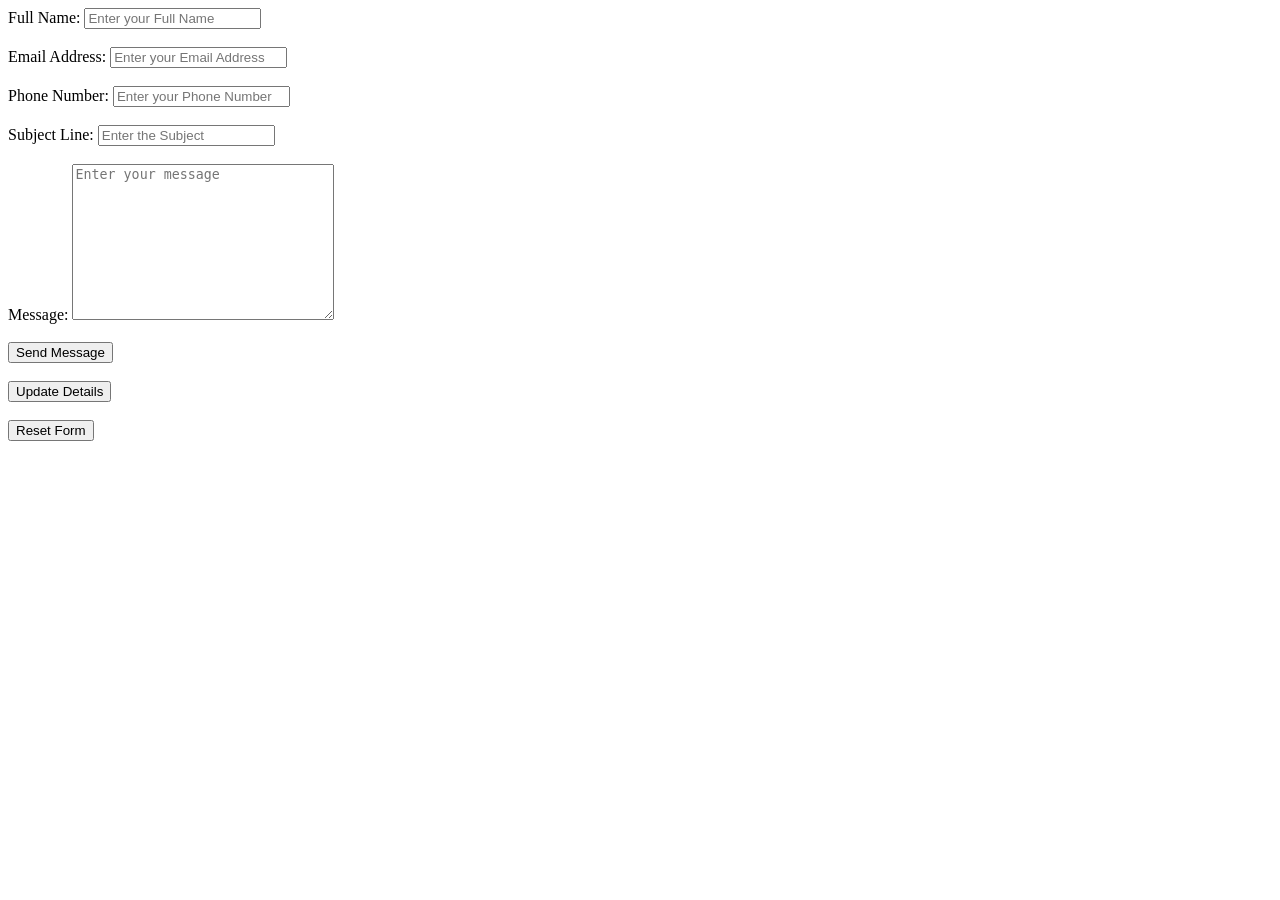
<file: index.html>
<!DOCTYPE html>
<html lang="en">
<head>
    <meta charset="UTF-8">
    <meta name="viewport" content="width=device-width, initial-scale=1.0">
    <title>Contact from</title>
</head>
<body>
    <form action="">
<label for="name">Full Name: </label>
<input type="name" placeholder="Enter your Full Name" required><br><br>
<label for="email">Email Address: </label>
<input type="email" placeholder= "Enter your Email Address" required><br><br>
<label for="number">Phone Number: </label>
<input type= "phonenumber" placeholder="Enter your Phone Number" required><br><br>
<label for="subject">Subject Line: </label>
<input type="subject" placeholder="Enter the Subject" required><br><br>
<label for="message">Message: </label>
 <textarea name="message" id="message" cols="30" rows="10" placeholder="Enter your message" required></textarea><br><br>
 <button type="submit">Send Message</button><br><br>
    <button type="button">Update Details</button><br><br>
    <button type="reset">Reset Form</button>
    </form>
</body>
</html>
</file>
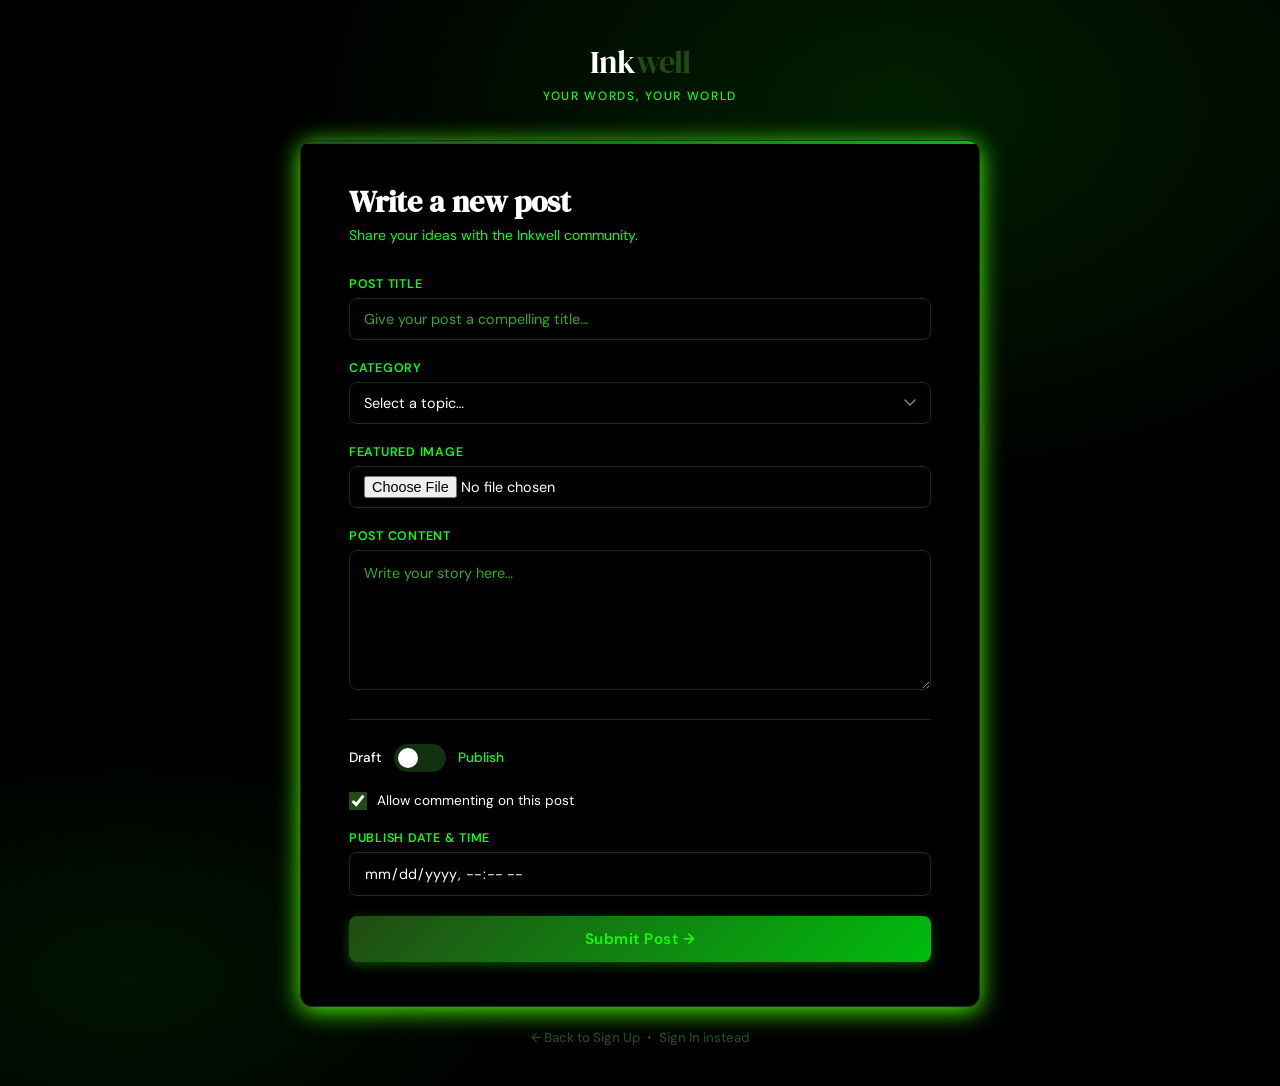
<file: blogpost.html>
<!DOCTYPE html>
<html lang="en">
<head>
  <meta charset="UTF-8" />
  <meta name="viewport" content="width=device-width, initial-scale=1.0" />
  <title>New Post — Inkwell</title>
  <link rel="stylesheet" href="styles.css" />
</head>
<body>

  <header>
    <a href="signup.html" class="wordmark">Ink<span>well</span></a>
    <span class="tagline">Your words, your world</span>
  </header>

  <main class="wide">
    <section class="card-header">
      <h1>Write a new post</h1>
      <p>Share your ideas with the Inkwell community.</p>
    </section>

    <form action="submit.html" method="get">

      <fieldset>
        <label for="post-title">Post Title</label>
        <input type="text" id="post-title" name="title"
               placeholder="Give your post a compelling title…" required />
      </fieldset>

      <fieldset>
        <label for="category">Category</label>
        <select id="category" name="category" required>
          <option value="">Select a topic…</option>
          <option value="cars">Cars</option>
          <option value="food-drinks">Food &amp; Drinks</option>
          <option value="lifestyle">Lifestyle</option>
          <option value="culture">Culture</option>
          <option value="business">Business</option>
          <option value="finance">Finance</option>
          <option value="technology">Technology</option>
          <option value="sports">Sports</option>
          <option value="art">Art</option>
          <option value="music">Music</option>
          <option value="health-fitness">Health &amp; Fitness</option>
          <option value="spirituality">Spirituality</option>
          <option value="fiction">Fiction</option>
          <option value="other">Other</option>
        </select>
      </fieldset>

      <fieldset>
        <label for="featured-image">Featured Image</label>
        <input type="file" id="featured-image" name="featured_image" accept="image/*" />
      </fieldset>

      <fieldset>
        <label for="content">Post Content</label>
        <textarea id="content" name="content"
                  placeholder="Write your story here…" required></textarea>
      </fieldset>

      <hr />

      <p class="toggle-row">
        <label for="publish-toggle" id="label-draft" class="active">Draft</label>
        <label class="switch">
          <input type="checkbox" id="publish-toggle" name="published"
                 onchange="document.getElementById('label-draft').classList.toggle('active',!this.checked);
                           document.getElementById('label-publish').classList.toggle('active',this.checked);" />
          <span class="slider"></span>
        </label>
        <label for="publish-toggle" id="label-publish">Publish</label>
      </p>

      <p class="check-row">
        <input type="checkbox" id="allow-comments" name="allow_comments" checked />
        <label for="allow-comments">Allow commenting on this post</label>
      </p>

      <fieldset>
        <label for="publish-date">Publish Date &amp; Time</label>
        <input type="datetime-local" id="publish-date" name="publish_date" />
      </fieldset>

      <button type="submit">Submit Post →</button>
    </form>
  </main>

  <footer>
    <p>
      <a href="signup.html">← Back to Sign Up</a>
      &nbsp;·&nbsp;
      <a href="signin.html">Sign In instead</a>
    </p>
  </footer>

</body>
</html>
</file>
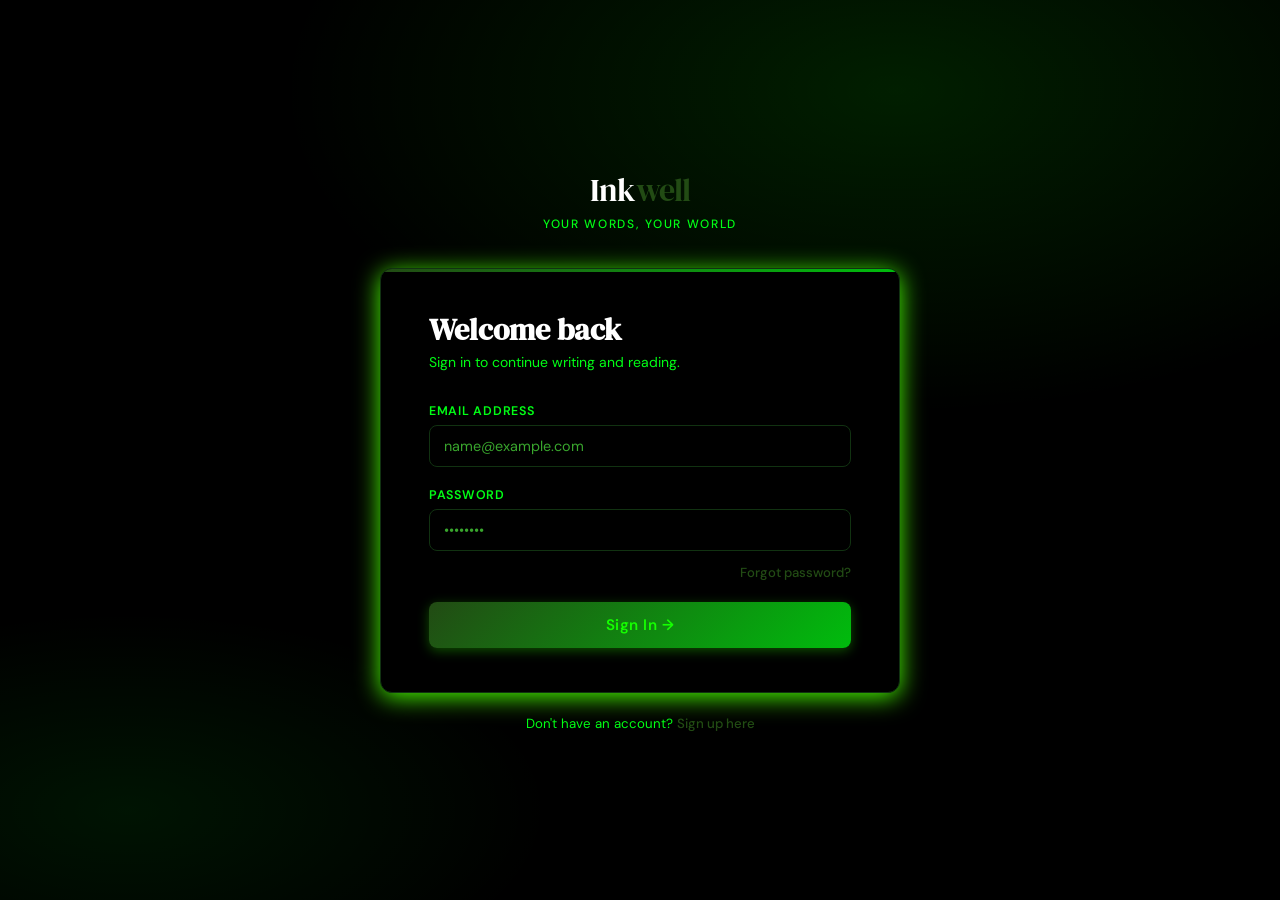
<file: signin.html>
<!DOCTYPE html>
<html lang="en">
<head>
  <meta charset="UTF-8" />
  <meta name="viewport" content="width=device-width, initial-scale=1.0" />
  <title>Sign In — Inkwell</title>
  <link rel="stylesheet" href="styles.css" />
</head>
<body>

  <header>
    <a href="signup.html" class="wordmark">Ink<span>well</span></a>
    <span class="tagline">Your words, your world</span>
  </header>

  <main>
    <section class="card-header">
      <h1>Welcome back</h1>
      <p>Sign in to continue writing and reading.</p>
    </section>

    <form action="blogpost.html" method="get">

      <fieldset>
        <label for="email">Email Address</label>
        <input type="email" id="email" name="email"
               placeholder="name@example.com" required />
      </fieldset>

      <fieldset>
        <label for="password">Password</label>
        <input type="password" id="password" name="password"
               placeholder="••••••••" required />
      </fieldset>

      <p class="forgot">
        <a href="#">Forgot password?</a>
      </p>

      <button type="submit">Sign In →</button>
    </form>
  </main>

  <footer>
    <p>Don't have an account? <a href="signup.html">Sign up here</a></p>
  </footer>

</body>
</html>
</file>
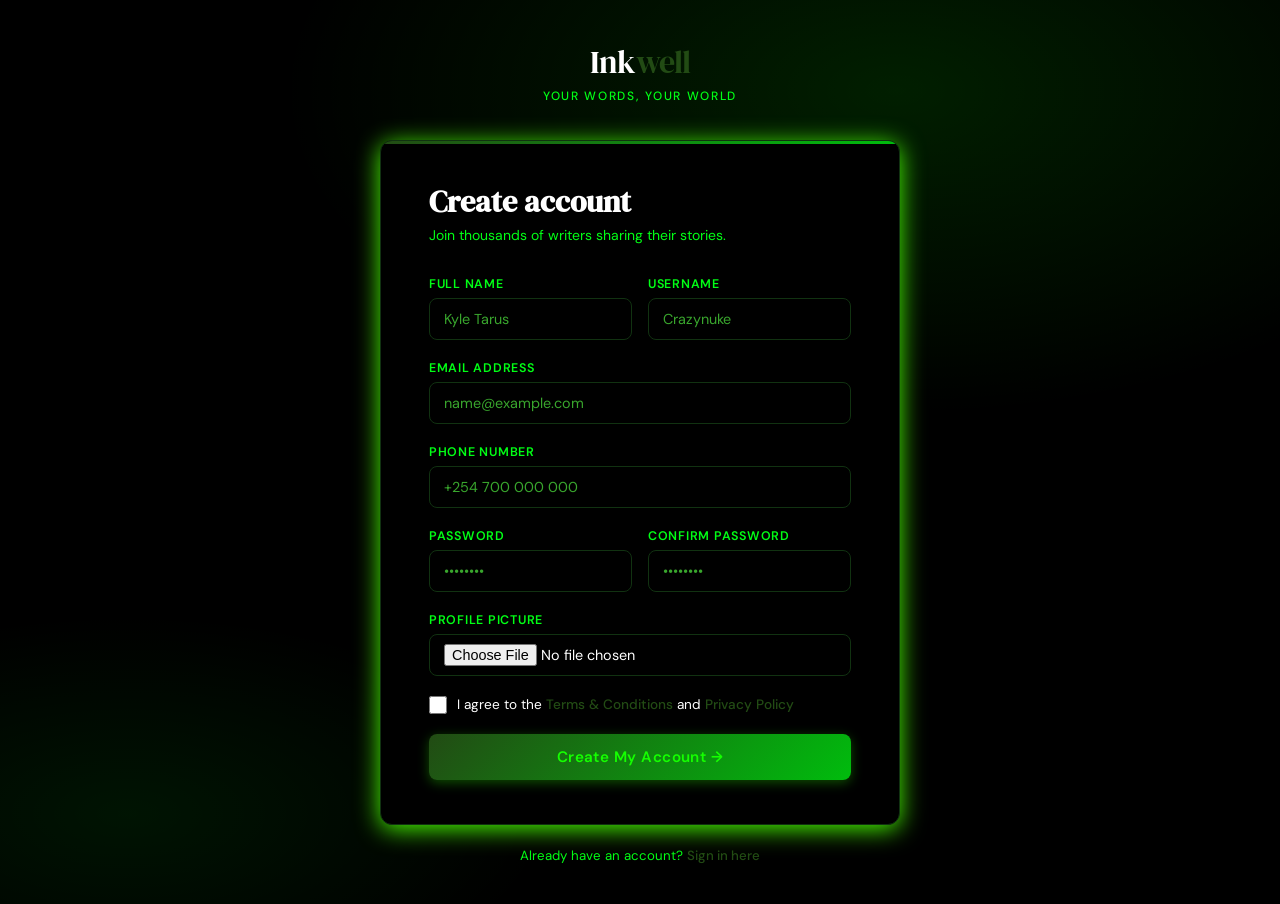
<file: signup.html>
<!DOCTYPE html>
<html lang="en">
<head>
  <meta charset="UTF-8" />
  <meta name="viewport" content="width=device-width, initial-scale=1.0" />
  <title>Sign Up — Inkwell</title>
  <link rel="stylesheet" href="styles.css" />
</head>
<body>

  <header>
    <a href="signup.html" class="wordmark">Ink<span>well</span></a>
    <span class="tagline">Your words, your world</span>
  </header>

  <main>
    <section class="card-header">
      <h1>Create account</h1>
      <p>Join thousands of writers sharing their stories.</p>
    </section>

    <form action="blogpost.html" method="get">

      <fieldset class="row-2">
        <fieldset>
          <label for="full-name">Full Name</label>
          <input type="text" id="full-name" name="full_name"
                 placeholder="Kyle Tarus" required />
        </fieldset>
        <fieldset>
          <label for="username">Username</label>
          <input type="text" id="username" name="username"
                 placeholder="Crazynuke" required />
        </fieldset>
      </fieldset>

      <fieldset>
        <label for="email">Email Address</label>
        <input type="email" id="email" name="email"
               placeholder="name@example.com" required />
      </fieldset>

      <fieldset>
        <label for="phone">Phone Number</label>
        <input type="tel" id="phone" name="phone"
               placeholder="+254 700 000 000" />
      </fieldset>

      <fieldset class="row-2">
        <fieldset>
          <label for="password">Password</label>
          <input type="password" id="password" name="password"
                 placeholder="••••••••" required />
        </fieldset>
        <fieldset>
          <label for="confirm-password">Confirm Password</label>
          <input type="password" id="confirm-password" name="confirm_password"
                 placeholder="••••••••" required />
        </fieldset>
      </fieldset>

      <fieldset>
        <label for="avatar">Profile Picture</label>
        <input type="file" id="avatar" name="avatar" accept="image/*" />
      </fieldset>

      <p class="check-row">
        <input type="checkbox" id="terms" name="terms" required />
        <label for="terms">
          I agree to the <a href="#">Terms &amp; Conditions</a> and
          <a href="#">Privacy Policy</a>
        </label>
      </p>

      <button type="submit">Create My Account →</button>
    </form>
  </main>

  <footer>
    <p>Already have an account? <a href="signin.html">Sign in here</a></p>
  </footer>

</body>
</html>
</file>
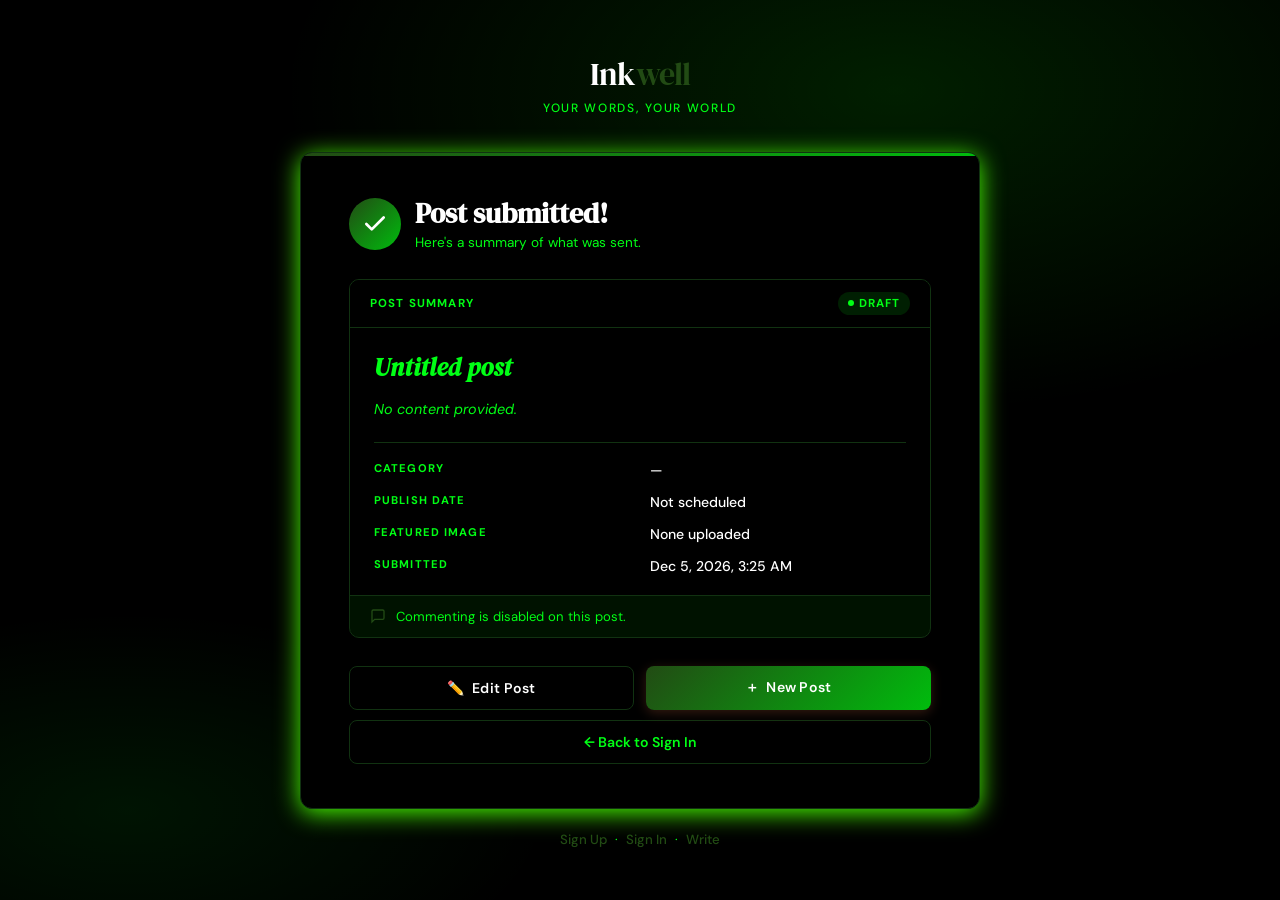
<file: submit.html>
<!DOCTYPE html>
<html lang="en">
<head>
  <meta charset="UTF-8" />
  <meta name="viewport" content="width=device-width, initial-scale=1.0" />
  <title>Post Submitted — Inkwell</title>
  <link rel="stylesheet" href="styles.css" />
  <style>
    /* ── Confirmation-specific styles ── */
    main.wide { max-width: 680px; }

    /* Success badge */
    figure.success-icon {
      margin: 0 0 28px 0;
      display: flex;
      align-items: center;
      gap: 14px;
    }
    figure.success-icon mark {
      display: flex;
      align-items: center;
      justify-content: center;
      width: 52px;
      height: 52px;
      border-radius: 50%;
      background: linear-gradient(135deg, var(--gold), var(--rust));
      flex-shrink: 0;
    }
    figure.success-icon mark svg {
      width: 26px;
      height: 26px;
      stroke: #fff;
      fill: none;
      stroke-width: 2.5;
      stroke-linecap: round;
      stroke-linejoin: round;
    }
    figure.success-icon figcaption h1 {
      font-family: var(--font-serif);
      font-size: 1.75rem;
      line-height: 1.2;
    }
    figure.success-icon figcaption p {
      font-size: .85rem;
      color: var(--muted);
      margin-top: 3px;
    }

    /* Summary card */
    article.summary {
      border: 1.5px solid var(--border);
      border-radius: 10px;
      overflow: hidden;
      margin-bottom: 28px;
    }

    /* Status bar */
    header.status-bar {
      display: flex;
      align-items: center;
      justify-content: space-between;
      padding: 12px 20px;
      background: var(--paper);
      border-bottom: 1px solid var(--border);
      margin: 0;
    }
    header.status-bar text-align { text-align: left; }
    header.status-bar small {
      font-size: .72rem;
      font-weight: 700;
      letter-spacing: .1em;
      text-transform: uppercase;
      color: var(--muted);
    }
    span.badge {
      display: inline-flex;
      align-items: center;
      gap: 5px;
      font-size: .72rem;
      font-weight: 700;
      letter-spacing: .08em;
      text-transform: uppercase;
      padding: 4px 10px;
      border-radius: 20px;
    }
    span.badge.published {
      background: rgba(21, 255, 0, 0.15);
      color: #00ff00;
    }
    span.badge.draft {
      background: rgba(0, 255, 21, 0.12);
      color: var(--muted);
    }
    span.badge::before {
      content: '';
      width: 6px;
      height: 6px;
      border-radius: 50%;
      background: currentColor;
      display: inline-block;
    }

    /* Post content area */
    section.post-body {
      padding: 24px 24px 20px;
    }
    section.post-body h2 {
      font-family: var(--font-serif);
      font-size: 1.55rem;
      line-height: 1.25;
      margin-bottom: 14px;
      color: var(--ink);
      word-break: break-word;
    }
    section.post-body p.content-preview {
      font-size: .9rem;
      line-height: 1.75;
      color: #15ff00;
      margin-bottom: 20px;
      word-break: break-word;
    }
    section.post-body p.content-preview em {
      color: var(--muted);
      font-style: italic;
    }

    /* Meta grid */
    dl.meta {
      display: grid;
      grid-template-columns: 1fr 1fr;
      gap: 14px 20px;
      border-top: 1px solid var(--border);
      padding-top: 18px;
    }
    dl.meta dt {
      font-size: .7rem;
      font-weight: 700;
      letter-spacing: .1em;
      text-transform: uppercase;
      color: var(--muted);
      margin-bottom: 3px;
    }
    dl.meta dd {
      font-size: .88rem;
      color: var(--ink);
      font-weight: 500;
    }

    /* Commenting notice */
    aside.commenting {
      display: flex;
      align-items: center;
      gap: 10px;
      padding: 12px 20px;
      background: rgba(13, 255, 0, 0.07);
      border-top: 1px solid var(--border);
      font-size: .82rem;
      color: var(--muted);
    }
    aside.commenting svg {
      width: 16px; height: 16px;
      stroke: var(--gold);
      fill: none;
      stroke-width: 2;
      stroke-linecap: round;
      flex-shrink: 0;
    }

    /* Action buttons */
    nav.actions {
      display: grid;
      grid-template-columns: 1fr 1fr;
      gap: 12px;
      margin-bottom: 10px;
    }
    nav.actions a {
      display: block;
      padding: 12px;
      border-radius: 8px;
      text-align: center;
      font-size: .88rem;
      font-weight: 600;
      text-decoration: none;
      letter-spacing: .02em;
      transition: opacity .2s, transform .15s;
    }
    nav.actions a:hover { opacity: .85; transform: translateY(-1px); }
    nav.actions a.btn-primary {
      background: linear-gradient(135deg, var(--gold), var(--rust));
      color: #fff;
      box-shadow: 0 3px 12px rgba(184,92,56,.28);
    }
    nav.actions a.btn-secondary {
      background: var(--paper);
      border: 1.5px solid var(--border);
      color: var(--ink);
    }

    a.btn-full {
      display: block;
      padding: 12px;
      border-radius: 8px;
      text-align: center;
      font-size: .88rem;
      font-weight: 600;
      text-decoration: none;
      color: var(--muted);
      border: 1.5px solid var(--border);
      background: var(--paper);
      transition: opacity .2s;
    }
    a.btn-full:hover { opacity: .75; }

    /* Empty-state placeholder title */
    span.placeholder { color: var(--muted); font-style: italic; font-family: var(--font-serif); }

    @media (max-width: 560px) {
      nav.actions { grid-template-columns: 1fr; }
      dl.meta { grid-template-columns: 1fr; }
    }
  </style>
</head>
<body>

  <header>
    <a href="signup.html" class="wordmark">Ink<span>well</span></a>
    <span class="tagline">Your words, your world</span>
  </header>

  <main class="wide">

    <!-- Success heading -->
    <figure class="success-icon">
      <mark>
        <svg viewBox="0 0 24 24"><polyline points="20 6 9 17 4 12"/></svg>
      </mark>
      <figcaption>
        <h1>Post submitted!</h1>
        <p>Here's a summary of what was sent.</p>
      </figcaption>
    </figure>

    <!-- Summary card -->
    <article class="summary" id="summary-card">

      <header class="status-bar">
        <small>Post summary</small>
        <span class="badge" id="status-badge">—</span>
      </header>

      <section class="post-body">
        <h2 id="summary-title"><span class="placeholder">Untitled post</span></h2>
        <p class="content-preview" id="summary-content">
          <em>No content provided.</em>
        </p>

        <dl class="meta">
          <dt>Category</dt>
          <dd id="meta-category">—</dd>

          <dt>Publish Date</dt>
          <dd id="meta-date">—</dd>

          <dt>Featured Image</dt>
          <dd id="meta-image">—</dd>

          <dt>Submitted</dt>
          <dd id="meta-submitted">—</dd>
        </dl>
      </section>

      <aside class="commenting" id="commenting-notice">
        <svg viewBox="0 0 24 24"><path d="M21 15a2 2 0 0 1-2 2H7l-4 4V5a2 2 0 0 1 2-2h14a2 2 0 0 1 2 2z"/></svg>
        <span id="commenting-text">Commenting status unknown.</span>
      </aside>

    </article>

    <!-- Action buttons -->
    <nav class="actions">
      <a href="blogpost.html" class="btn-secondary">✏️ &nbsp;Edit Post</a>
      <a href="blogpost.html" class="btn-primary">＋ &nbsp;New Post</a>
    </nav>
    <a href="signin.html" class="btn-full">← Back to Sign In</a>

  </main>

  <footer>
    <p>
      <a href="signup.html">Sign Up</a>
      &nbsp;·&nbsp;
      <a href="signin.html">Sign In</a>
      &nbsp;·&nbsp;
      <a href="blogpost.html">Write</a>
    </p>
  </footer>

  <script>
    const params = new URLSearchParams(window.location.search);

    /* ── Title ── */
    const titleEl = document.getElementById('summary-title');
    const title   = params.get('title') || '';
    titleEl.innerHTML = title
      ? escHtml(title)
      : '<span class="placeholder">Untitled post</span>';

    /* ── Content preview (max 300 chars) ── */
    const contentEl = document.getElementById('summary-content');
    const content   = params.get('content') || '';
    if (content) {
      const preview = content.length > 300
        ? escHtml(content.slice(0, 300)) + '…'
        : escHtml(content);
      contentEl.innerHTML = preview;
    }

    /* ── Category ── */
    const catMap = {
      'cars':'Cars','food-drinks':'Food & Drinks','lifestyle':'Lifestyle',
      'culture':'Culture','business':'Business','finance':'Finance',
      'technology':'Technology','sports':'Sports','art':'Art','music':'Music',
      'health-fitness':'Health & Fitness','spirituality':'Spirituality',
      'fiction':'Fiction','other':'Other'
    };
    const cat = params.get('category') || '';
    document.getElementById('meta-category').textContent = catMap[cat] || cat || '—';

    /* ── Publish date ── */
    const rawDate = params.get('publish_date') || '';
    const dateEl  = document.getElementById('meta-date');
    if (rawDate) {
      const d = new Date(rawDate);
      dateEl.textContent = d.toLocaleString(undefined, {
        dateStyle: 'medium', timeStyle: 'short'
      });
    } else {
      dateEl.textContent = 'Not scheduled';
    }

    /* ── Published / Draft toggle ── */
    const isPublished = params.get('published') === 'on';
    const badge       = document.getElementById('status-badge');
    badge.textContent = isPublished ? 'Published' : 'Draft';
    badge.classList.add(isPublished ? 'published' : 'draft');

    /* ── Commenting ── */
    const commenting  = params.get('allow_comments') === 'on';
    document.getElementById('commenting-text').textContent = commenting
      ? 'Commenting is enabled on this post.'
      : 'Commenting is disabled on this post.';

    /* ── Featured image ── */
    document.getElementById('meta-image').textContent =
      params.get('featured_image') || 'None uploaded';

    /* ── Submitted time ── */
    document.getElementById('meta-submitted').textContent =
      new Date().toLocaleString(undefined, { dateStyle: 'medium', timeStyle: 'short' });

    /* ── Helper ── */
    function escHtml(str) {
      return str
        .replace(/&/g,'&amp;').replace(/</g,'&lt;')
        .replace(/>/g,'&gt;').replace(/"/g,'&quot;');
    }
  </script>

</body>
</html>
</file>
<file: styles.css>
@import url('https://fonts.googleapis.com/css2?family=DM+Serif+Display:ital@0;1&family=DM+Sans:wght@300;400;500;600&display=swap');

*, *::before, *::after { box-sizing: border-box; margin: 0; padding: 0; }

:root {
  --ink:      #ffffff;
  --paper:    #000000;
  --gold:     #224b14;
  --rust:     #00bc0d;
  --muted:    #00ff15;
  --border:   #113211;
  --card:     #000000;
  --radius:   12px;
  --shadow:   0 4px 24px rgb(72, 255, 0);
  --font-serif: 'DM Serif Display', Georgia, serif;
  --font-sans:  'DM Sans', sans-serif;
}

body {
  min-height: 100vh;
  background: var(--paper);
  background-image:
    radial-gradient(ellipse 80% 60% at 70% 10%, rgba(9, 255, 1, 0.12) 0%, transparent 60%),
    radial-gradient(ellipse 60% 40% at 10% 90%, rgba(0, 255, 30, 0.08) 0%, transparent 55%);
  font-family: var(--font-sans);
  color: var(--ink);
  display: flex;
  flex-direction: column;
  align-items: center;
  justify-content: center;
  padding: 40px 20px;
}

/* ── Site header / wordmark ── */
header {
  text-align: center;
  margin-bottom: 36px;
}
header .wordmark {
  font-family: var(--font-serif);
  font-size: 2rem;
  letter-spacing: -.02em;
  color: var(--ink);
  text-decoration: none;
}
header .wordmark span { color: var(--gold); }
header .tagline {
  display: block;
  font-size: .75rem;
  font-weight: 500;
  letter-spacing: .14em;
  text-transform: uppercase;
  color: var(--muted);
  margin-top: 4px;
}

/* ── Card shell ── */
main {
  background: var(--card);
  border: 1px solid var(--border);
  border-radius: var(--radius);
  box-shadow: var(--shadow);
  width: 100%;
  max-width: 520px;
  padding: 44px 48px;
  position: relative;
  overflow: hidden;
}
main::before {
  content: '';
  position: absolute;
  top: 0; left: 0; right: 0;
  height: 3px;
  background: linear-gradient(90deg, var(--gold), var(--rust));
}
main.wide { max-width: 680px; }

/* ── Section used as card header ── */
section.card-header { margin-bottom: 32px; }
section.card-header h1 {
  font-family: var(--font-serif);
  font-size: 1.9rem;
  line-height: 1.15;
}
section.card-header p {
  margin-top: 6px;
  font-size: .875rem;
  color: var(--muted);
}

/* ── Fieldsets as field groups ── */
fieldset {
  border: none;
  padding: 0;
  margin: 0 0 20px 0;
}
fieldset.row-2 {
  display: grid;
  grid-template-columns: 1fr 1fr;
  gap: 0 16px;
}
/* each inner fieldset inside row-2 has no bottom margin */
fieldset.row-2 > fieldset { margin-bottom: 0; }

/* ── Labels ── */
label {
  display: block;
  font-size: .78rem;
  font-weight: 600;
  letter-spacing: .06em;
  text-transform: uppercase;
  color: var(--muted);
  margin-bottom: 6px;
}

/* ── Inputs, select, textarea ── */
input[type="text"],
input[type="email"],
input[type="password"],
input[type="tel"],
input[type="file"],
input[type="datetime-local"],
select,
textarea {
  width: 100%;
  padding: 11px 14px;
  border: 1.5px solid var(--border);
  border-radius: 8px;
  font-family: var(--font-sans);
  font-size: .9rem;
  color: var(--ink);
  background: var(--paper);
  transition: border-color .2s, box-shadow .2s;
  outline: none;
}
input[type="file"] { padding: 9px 14px; cursor: pointer; }
textarea { resize: vertical; min-height: 140px; line-height: 1.6; }
select {
  cursor: pointer;
  appearance: none;
  background-image: url("data:image/svg+xml,%3Csvg xmlns='http://www.w3.org/2000/svg' width='12' height='8' viewBox='0 0 12 8'%3E%3Cpath d='M1 1l5 5 5-5' stroke='%238a7f72' stroke-width='1.5' fill='none' stroke-linecap='round'/%3E%3C/svg%3E");
  background-repeat: no-repeat;
  background-position: right 14px center;
  padding-right: 36px;
}
input:focus, select:focus, textarea:focus {
  border-color: var(--gold);
  box-shadow: 0 0 0 3px rgba(0, 255, 60, 0.15);
  background: #000000;
}
input::placeholder, textarea::placeholder { color: #39a62d; }

/* ── Checkbox row (using <p>) ── */
p.check-row {
  display: flex;
  align-items: center;
  gap: 10px;
  margin-bottom: 20px;
}
p.check-row input[type="checkbox"] {
  width: 18px; height: 18px;
  accent-color: var(--gold);
  cursor: pointer;
  flex-shrink: 0;
}
p.check-row label {
  font-size: .85rem;
  font-weight: 400;
  letter-spacing: 0;
  text-transform: none;
  color: var(--ink);
  margin: 0;
  cursor: pointer;
}
p.check-row a { color: var(--gold); text-decoration: none; font-weight: 500; }
p.check-row a:hover { text-decoration: underline; }

/* ── Toggle row (using <p>) ── */
p.toggle-row {
  display: flex;
  align-items: center;
  gap: 12px;
  margin-bottom: 20px;
}
p.toggle-row label {
  font-size: .85rem;
  font-weight: 500;
  color: var(--muted);
  text-transform: none;
  letter-spacing: 0;
  margin: 0;
}
p.toggle-row label.active { color: var(--ink); }

.switch {
  position: relative;
  display: inline-block;
  width: 52px; height: 28px;
  flex-shrink: 0;
}
.switch input { opacity: 0; width: 0; height: 0; }
.slider {
  position: absolute;
  cursor: pointer;
  inset: 0;
  background: var(--border);
  border-radius: 28px;
  transition: .3s;
}
.slider::before {
  content: '';
  position: absolute;
  height: 20px; width: 20px;
  left: 4px; bottom: 4px;
  background: #fff;
  border-radius: 50%;
  transition: .3s;
  box-shadow: 0 1px 4px rgba(0,0,0,.2);
}
input:checked + .slider { background: var(--gold); }
input:checked + .slider::before { transform: translateX(24px); }

/* ── Forgot password ── */
p.forgot {
  text-align: right;
  margin-top: -10px;
  margin-bottom: 20px;
}
p.forgot a {
  font-size: .82rem;
  color: var(--gold);
  text-decoration: none;
  font-weight: 500;
}

/* ── Divider ── */
hr {
  border: none;
  height: 1px;
  background: var(--border);
  margin: 24px 0;
}

/* ── Submit button ── */
button[type="submit"] {
  display: block;
  width: 100%;
  padding: 13px;
  border: none;
  border-radius: 8px;
  background: linear-gradient(135deg, var(--gold), var(--rust));
  color: #15ff00;
  font-family: var(--font-sans);
  font-size: .95rem;
  font-weight: 600;
  letter-spacing: .03em;
  cursor: pointer;
  transition: opacity .2s, transform .15s, box-shadow .2s;
  box-shadow: 0 3px 12px rgba(47, 255, 0, 0.3);
  margin-top: 8px;
}
button[type="submit"]:hover  { opacity: .92; transform: translateY(-1px); box-shadow: 0 6px 18px rgba(184,92,56,.35); }
button[type="submit"]:active { transform: translateY(0); }

/* ── Footer ── */
footer {
  text-align: center;
  margin-top: 22px;
  font-size: .83rem;
  color: var(--muted);
}
footer a { color: var(--gold); text-decoration: none; font-weight: 500; }
footer a:hover { text-decoration: underline; }

/* ── Responsive ── */
@media (max-width: 560px) {
  main { padding: 32px 24px; }
  fieldset.row-2 { grid-template-columns: 1fr; }
}
</file>
